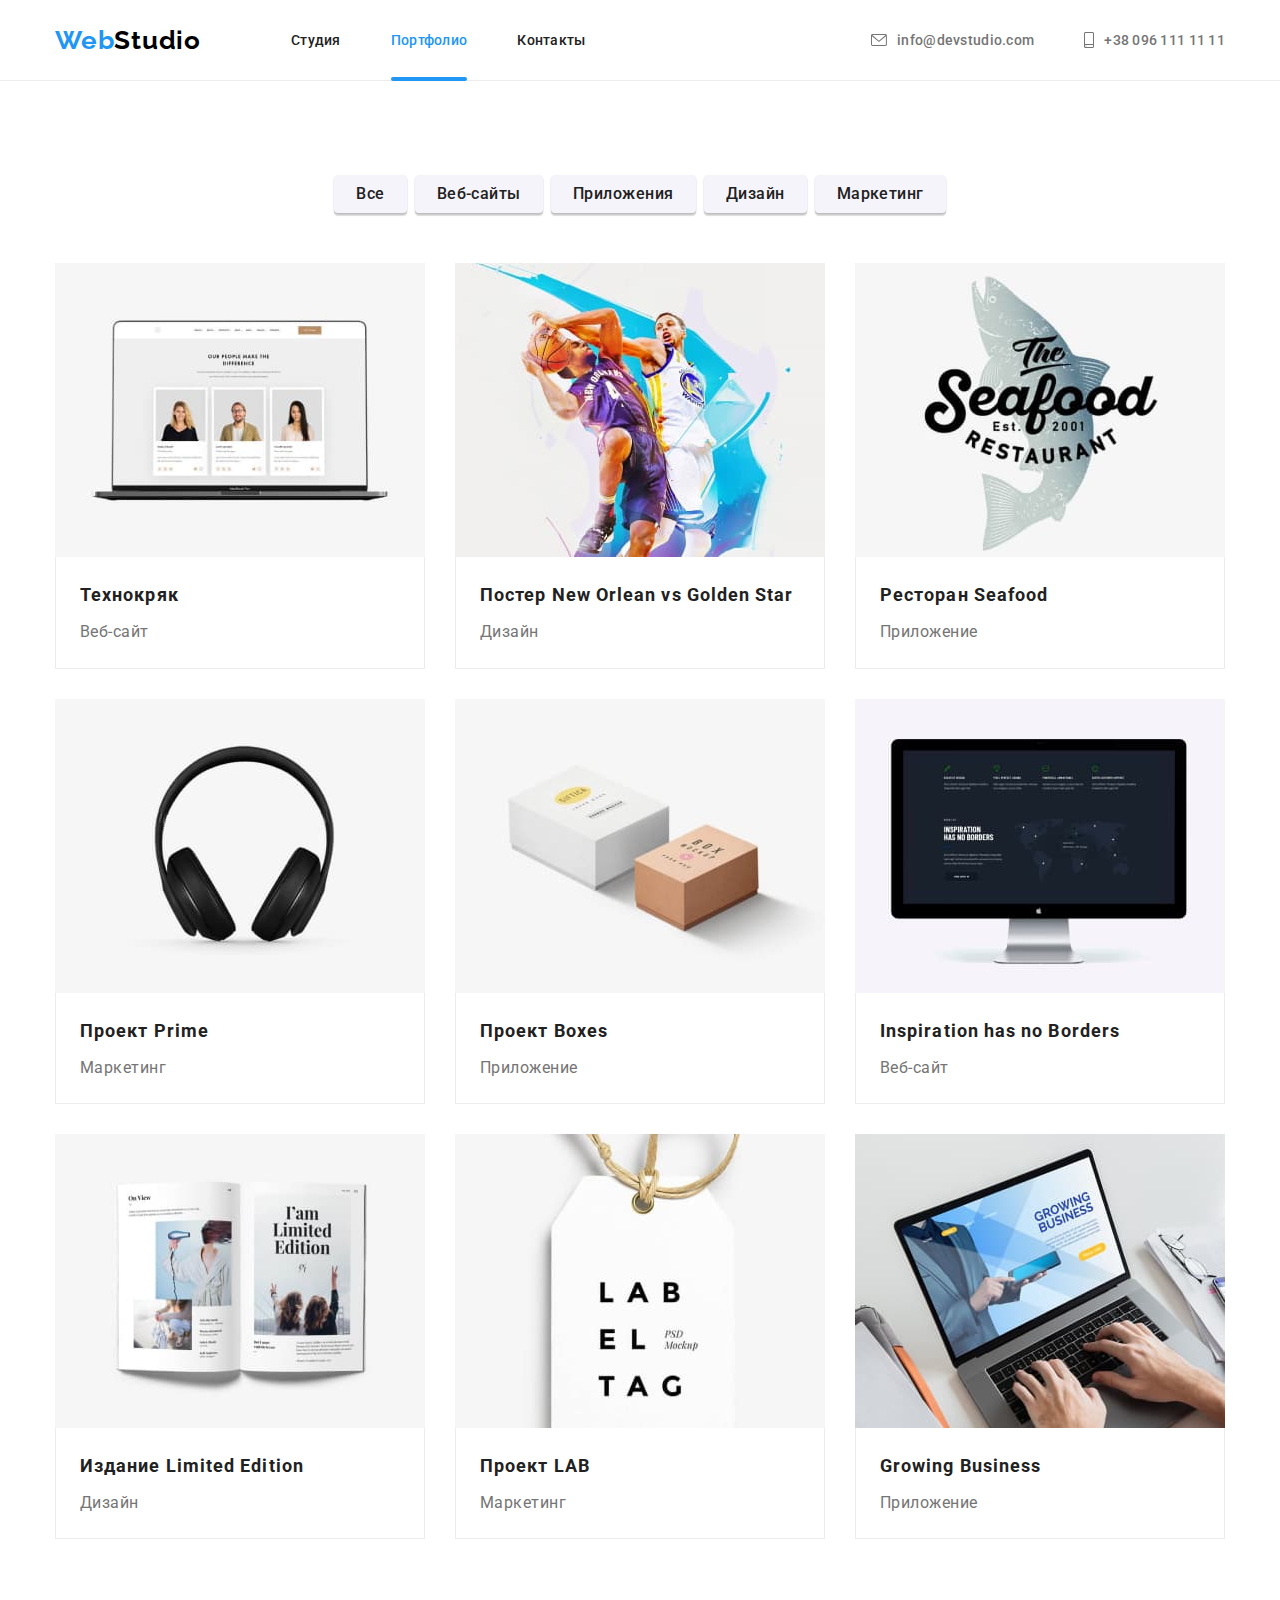
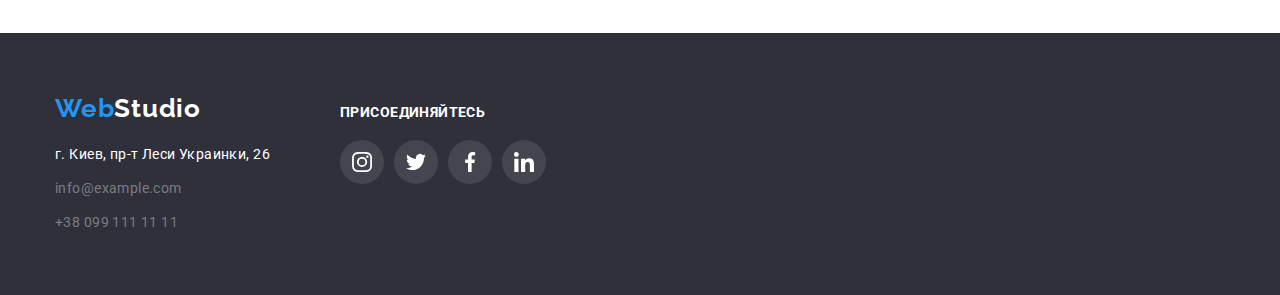
<file: portfolio.html>
<!DOCTYPE html>
<html lang="ru">
<head>
    <meta charset="UTF-8">
    <meta http-equiv="X-UA-Compatible" content="IE=edge">
    <meta name="viewport" content="width=device-width, initial-scale=1.0">
    <title>Портфолио</title>
    <link 
    href="https://fonts.googleapis.com/css2?family=Raleway:wght@700&family=Roboto:wght@400;500;700;900&display=swap" 
    rel="stylesheet">
    <link  href="https://cdnjs.cloudflare.com/ajax/libs/modern-normalize/1.1.0/modern-normalize.min.css"
     rel="stylesheet"> 
     <link rel="stylesheet" href="./css/style.css">
</head>
<body>
       <header class="header">
            <div class="container header-container"> 
                <nav class="nav">
                    <a class="logo" href="./index.html" lang="en">Web<span class="logo-color">Studio</span> </a>
                    <ul class="nav-list">
                        <li class="nav-item"><a href="./index.html" class="nav-link link">Студия</a></li>
                        <li class="nav-item"><a href="" class="nav-link link current">Портфолио</a></li>
                        <li class="nav-item"><a href="" class="nav-link link">Контакты</a> </li>
                    </ul>
                </nav>    
                <ul class="contact-list">
                    <li class="contact-item ">
                        <a href="mailto:info@devstudio.com" class="contact-link mail link">
                        <svg class="icon-link-envelope"  width="16"  height="12">
                            <use href="./images/icon/symbol-defs.svg#icon-envelope"></use>
                        </svg>
                             info@devstudio.com</a>
                    </li> 
                    <li class="contact-item ">
                        <a href="tel:+380961111111" class="contact-link phone link" > 
                            <svg class="icon-link-smartphone" width="10"  height="16">
                                <use href="./images/icon/symbol-defs.svg#icon-smartphone"></use>
                            </svg>   
                             +38 096 111 11 11</a>
                    </li>
                </ul>
            </div>
        </header>
        <main>
            <section class="section"> 
                <div class="container">
                    <h1 class="visually-hidden" visually-hidden> Наши проекты</h1>
                        <ul class="filter-list">
                            <li class="filter-list-item"><button type="button" class="filter-button">Все</button></li>
                            <li class="filter-list-item"><button type="button" class="filter-button">Веб-сайты</button></li>
                            <li class="filter-list-item"><button type="button" class="filter-button">Приложения</button></li>
                            <li class="filter-list-item"><button type="button" class="filter-button">Дизайн</button></li>
                            <li class="filter-list-item"><button type="button" class="filter-button">Маркетинг</button></li>
                        </ul>

                        <ul class="projects-list">
                            <li class="projects-list-item">
                                <a href="#" class="projects-link">
                                    <div class="projects-list-item-overlay">
                                        <img src="./images/1techno.jpg" alt=" технокряк" width="370" height="294">
                                        <p class="projects-list-item-overlay-text">
                                            Технокряк это современная площадка распространения коронавируса. Компании используют
                                            эту платформу для цифрового
                                            шпионажа и атак на защищённые сервера конкурентов.
                                        </p>
                                    </div>
                                    <div class="projects-title-text-container">
                                        <h2 class="projects-list-title">Технокряк</h2>
                                        <p class="projects-list-text">Веб-сайт</p>
                                    </div>
                                </a>
                            </li>
                            <li class="projects-list-item">
                                 <a href="#" class="projects-link">
                                    <div class="projects-list-item-overlay">
                                        <img src="./images/2orlean.jpg" alt=" постер Новый Арлеан" width="370" height="294">
                                        <p class="projects-list-item-overlay-text">
                                            Технокряк это современная площадка распространения коронавируса. Компании используют
                                            эту платформу для цифрового
                                            шпионажа и атак на защищённые сервера конкурентов.
                                        </p>
                                    </div>
                                    <div class="projects-title-text-container">
                                        <h2 class="projects-list-title">Постер New Orlean vs Golden Star</h2>
                                        <p class="projects-list-text">Дизайн</p>
                                    </div>
                                </a>
                            </li>
                            <li class="projects-list-item">
                                 <a href="#" class="projects-link">
                                    <div class="projects-list-item-overlay">
                                        <img src="./images/3seafood.jpg" alt="ресторан" width="370" height="294">
                                        <p class="projects-list-item-overlay-text">
                                            Технокряк это современная площадка распространения коронавируса. Компании используют
                                            эту платформу для цифрового
                                            шпионажа и атак на защищённые сервера конкурентов.
                                        </p>
                                    </div>
                                    <div class="projects-title-text-container">
                                        <h2 class="projects-list-title">Ресторан Seafood</h2>
                                        <p class="projects-list-text">Приложение</p>
                                    </div>
                                </a>
                            </li>
                            <li class="projects-list-item">
                                 <a href="#" class="projects-link">
                                    <div class="projects-list-item-overlay">
                                        <img src="./images/4prime.jpg" alt="проект прайм" width="370" height="294">
                                        <p class="projects-list-item-overlay-text">
                                            Технокряк это современная площадка распространения коронавируса. Компании используют
                                            эту платформу для цифрового
                                            шпионажа и атак на защищённые сервера конкурентов.
                                        </p>
                                    </div>
                                    <div class="projects-title-text-container">
                                        <h2 class="projects-list-title">Проект Prime</h2>
                                        <p class="projects-list-text">Маркетинг</p>
                                    </div>
                                </a>
                            </li>
                            <li class="projects-list-item">
                                 <a href="#" class="projects-link">
                                    <div class="projects-list-item-overlay">
                                        <img src="./images/5boxes.jpg" alt="проект коробки" width="370" height="294">
                                        <p class="projects-list-item-overlay-text">
                                            Технокряк это современная площадка распространения коронавируса. Компании используют
                                            эту платформу для цифрового
                                            шпионажа и атак на защищённые сервера конкурентов.
                                        </p>
                                    </div>
                                    <div class="projects-title-text-container">
                                        <h2 class="projects-list-title">Проект Boxes</h2>
                                        <p class="projects-list-text">Приложение</p>
                                    </div>
                                </a>
                            </li>
                            <li class="projects-list-item">
                                 <a href="#" class="projects-link">
                                    <div class="projects-list-item-overlay">
                                        <img src="./images/6inspiration.jpg" alt="манитор" width="370" height="294">
                                        <p class="projects-list-item-overlay-text">
                                            Технокряк это современная площадка распространения коронавируса. Компании используют
                                            эту платформу для цифрового
                                            шпионажа и атак на защищённые сервера конкурентов.
                                        </p>
                                    </div>
                                    <div class="projects-title-text-container">
                                        <h2 class="projects-list-title">Inspiration has no Borders</h2>
                                        <p class="projects-list-text">Веб-сайт</p>
                                    </div>
                                </a>
                            </li>
                            <li class="projects-list-item">
                                 <a href="#" class="projects-link">
                                    <div class="projects-list-item-overlay">
                                        <img src="./images/7limited.jpg" alt="издание книга" width="370" height="294">
                                        <p class="projects-list-item-overlay-text">
                                            Технокряк это современная площадка распространения коронавируса. Компании используют
                                            эту платформу для цифрового
                                            шпионажа и атак на защищённые сервера конкурентов.
                                        </p>
                                    </div>
                                    <div class="projects-title-text-container">
                                        <h2 class="projects-list-title">Издание Limited Edition</h2>
                                        <p class="projects-list-text">Дизайн</p>
                                    </div>
                                </a>
                            </li>
                            <li class="projects-list-item">
                                 <a href="#" class="projects-link">
                                    <div class="projects-list-item-overlay">
                                        <img src="./images/8lab.jpg" alt="проект лаб" width="370" height="294">
                                        <p class="projects-list-item-overlay-text">
                                            Технокряк это современная площадка распространения коронавируса. Компании используют
                                            эту платформу для цифрового
                                            шпионажа и атак на защищённые сервера конкурентов.
                                        </p>
                                    </div>
                                    <div class="projects-title-text-container">
                                        <h2 class="projects-list-title">Проект LAB</h2>
                                        <p class="projects-list-text">Маркетинг</p>
                                    </div>
                                </a>
                            </li>
                            <li class="projects-list-item">
                                 <a href="#" class="projects-link">
                                    <div class="projects-list-item-overlay">
                                        <img src="./images/9growing.jpg" alt="ноутбук" width="370" height="294">
                                        <p class="projects-list-item-overlay-text">
                                            Технокряк это современная площадка распространения коронавируса. Компании используют
                                            эту платформу для цифрового
                                            шпионажа и атак на защищённые сервера конкурентов.
                                        </p>
                                    </div>
                                    <div class="projects-title-text-container">
                                        <h2 class="projects-list-title">Growing Business</h2>
                                        <p class="projects-list-text">Приложение</p>
                                    </div>
                                </a>
                            </li>
                        </ul>
                </div>
            </section>    
        </main>
        <footer class="footer">
            <div class="footer-container container"> 
                <div class="footer-position">
                    <a class="footer-logo"  href="./index.html" lang="en" >Web<span class="footer-color">Studio</span></a> 
                    <address class="address">
                        <ul class="address-list">
                            <li class="address-item">
                                <a href="https://www.google.com.ua/maps/place/%D0%B1%D1%83%D0%BB.+%D0%9B%D0%B5%D1%81%D0%B8+%D0%A3%D0%BA%D1%80%D0%B0%D0%B8%D0%BD%D0%BA%D0%B8,+26,+%D0%9A%D0%B8%D0%B5%D0%B2,+02000/@50.4265807,30.5361971,17z/data=!3m1!4b1!4m5!3m4!1s0x40d4cf0e033ecbe9:0x57a4dffefec77da0!8m2!3d50.4265807!4d30.5383858?hl=ru" 
                                    target="_blank" class="footer-address">г. Киев, пр-т Леси Украинки, 26</a>
                                </li>
                            <li class="address-item">
                                <a href="mailto:info@example.com" class="footer-link">info@example.com</a>
                            </li>
                            <li class="address-item">
                                <a href="tel:+3809911111111" class="footer-link">+38 099 111 11 11</a>
                            </li>
                        </ul>
                    </address>
                </div>
                <div class="footer-social-list">
                    <h3 class="footer-title">присоединяйтесь</h3>
                    <ul class="footer-social">
                        <li class="footer-social-item"> 
                            <a class="footer-social-link" href="">
                            <svg class="footer-social-icon" width="20"  height="20">
                                <use href="./images/icon/symbol-defs.svg#icon-instagram"> </use>
                            </svg>
                            </a>
                        </li>
                        <li class="footer-social-item"> 
                            <a class="footer-social-link" href="">
                            <svg class="footer-social-icon" width="20"  height="20">
                                <use href="./images/icon/symbol-defs.svg#icon-twitter"> </use>
                            </svg>
                            </a>
                        </li>
                        <li class="footer-social-item"> 
                            <a class="footer-social-link" href="">
                            <svg class="footer-social-icon" width="20"  height="20">
                                <use href="./images/icon/symbol-defs.svg#icon-facebook"> </use>
                            </svg>
                            </a>
                        </li>
                        <li class="footer-social-item"> 
                            <a class="footer-social-link" href="">
                            <svg class="footer-social-icon" width="20"  height="20">
                                <use href="./images/icon/symbol-defs.svg#icon-linkedin"> </use>
                            </svg>
                            </a>
                        </li>
                    </ul>
                </div>
            </div> 
        </footer>
</body>
</html>
</file>
<file: css/style.css>
:root {
    --primary-text-color: #757575;
    --title-text-color: #212121;
    --accent-color: #2196F3;
    --color-logo: #000000;
    --color-background: #2F303A;
    --color-footer-contact: #FFFFFF60;
    --background-button-member: #F5F4FA;
    --primary-color-white: #FFFFFF;
    --color-box-button: #188CEB;
}

/*reset*/
h1,
h2,
h3,
h4,
h5,
h6,
p {
    margin-top: 0;
    margin-bottom: 0;
}

/* Container */

.container {
    width: 1200px;
    padding: 0 15px;
    margin: 0 auto;
}
body {
    font-family: roboto, sans-serif;
    min-width: 1200px;
}

ul {
    list-style: none;
    padding: 0;
    margin: 0;
}

img {
    display: block;
    max-width: 100%;
    height: auto;
}

/* LOGO*/
/* NAV*/
.logo {
    color: var(--accent-color);
    font-family: Raleway, cursive;
    font-weight: 700;
    font-size: 26px;
    line-height: 1.17;
    text-decoration: none;
    text-transform: none;
    letter-spacing: 0.03em;
}
.logo-color {
    color: var(--color-logo);
}
.header {
    border-bottom: 1px solid #ececec;
}
.header-container{
    display: flex;
    justify-content: center;
}
.nav,
.nav-list,
.contact-list {
    display: flex;
    align-items: center;
}
/*.nav-list .nav-item:not(:last-child){
    margin-right: 50px;
}*/
.nav-list .nav-item+.nav-item {
    margin-left: 50px;
}
.nav-list {
    margin-left: 90px;
}
/* подчеркивание студия и портфолио изучить это*/

.nav-item {
    position: relative;
}
.current::after{
    position: absolute;
    left: 0;
    bottom: -1px;
    content: '';
    display: block;
    height: 4px;
    width: 100%;
    border-radius: 2px;
    background-color: var(--accent-color);
}

.contact-item+.contact-item{
   margin-left: 50px;
}
.contact-list{
   margin-left: auto;
}

.nav-link {
    display: block;
    padding-top: 32px;
    padding-bottom: 32px;
}
.nav-link,
.contact-link{
    transition: color 250ms cubic-bezier(0.4, 0, 0.2, 1);
}
.link {
    color: var(--title-text-color);
    font-weight: 500;
    font-size: 14px;
    line-height: 1.17;
    text-decoration: none;
    text-transform: none;
    letter-spacing: 0.02em;
}
.link:hover,
.link:focus {
    color: var(--accent-color);
}
.nav-list .link.current {
    color: var(--accent-color);
}
.contact-link {
    color: var(--primary-text-color);
    font-weight: 500;
    font-size: 14px;
    line-height: 1.17;
    text-decoration: none;
    text-transform: none;
    letter-spacing: 0.02em;
}

/* Иконки*/
.icon-link-envelope,
.icon-link-smartphone{
    fill: currentColor;
    margin-right: 10px;
   /* color: var(--accent-color);*/
}
.contact-link.mail,
.contact-link.phone {
    display: flex;
    align-items: center;
    color: var(--primary-text-color);
}
.contact-link:hover,
.contact-link:focus {
    color: var(--accent-color); 
}
.link.contact-link:focus,
.link.contact-link::after{
    color: var(--accent-color);
    cursor: pointer;
    fill: currentColor;

    transition: color 250ms cubic-bezier(0.4, 0, 0.2, 1);
}

/*----BOX ------*/

.box {
    margin-left: auto;
    margin-right: auto;
    display: flex;
    flex-direction: column;
    justify-content: center;
    align-items: center;
    text-align: center;
    height: 600px;
   /*---Размещение картинки под фоном--*/
    max-width: 1600px;
    background-image: linear-gradient( to right, rgba(47, 48, 58, 0.4),
     rgba(47, 48, 58, 0.4)),
    url(../images/officebackground\ .jpg);
    background-repeat: no-repeat;
    background-position: center;
    background-size: cover;
    background-color: #2F303A;
    
}
.box-title {
    width: 696px;
    margin-bottom: 30px;
    color: var(--primary-color-white);
    font-weight: 900;
    font-size: 44px;
    line-height: 1.36;
    text-align: center;
    text-transform: uppercase;
    letter-spacing: 0.06em;
}    
.box-button {
    display: flex;

    color: var(--primary-color-white);
    background-color: var(--accent-color);
    font-family: Roboto,
    sans-serif;
    font-weight: 700;
    font-size: 16px;
    line-height: 1.88;
    letter-spacing: 0.06em;
    cursor: pointer;
    transition: color 250ms cubic-bezier(0.4, 0, 0.2, 1);
   
    border: 0px;
    border-radius: 4px;
    padding: 10px 32px;
    border: transparent;
}
.box-button:hover,
.box-button:focus {
    background-color: var(--color-box-button);
}

/* ===============Modal Window================= */
.backdrop {
    position: fixed;
    top: 0;
    left: 0;
    width: 100%;
    height: 100%;
    background-color: rgba(0, 0, 0, 0.2);
    opacity: 1;
    transition: opacity 250ms cubic-bezier(0.4, 0, 0.2, 1);
}
.backdrop.is-hidden {
    opacity: 0;
    pointer-events: none;
}
.backdrop.is-hidden .modal {
    transform: translate(-50%, -50%) scale(1.2);
}
.modal {
    position: absolute;
    left: 50%;
    top: 50%;
    transform: translate(-50%, -50%) scale(1);
    
    width: 528px;
    height: 581px;
    padding: 8px;

    box-shadow: 0px 1px 3px rgba(0, 0, 0, 0.12), 0px 1px 1px rgba(0, 0, 0, 0.14),
        0px 2px 1px rgba(0, 0, 0, 0.2);
    border-radius: 4px;
    background-color: var(--primary-color-white);
    transition: transform 250ms cubic-bezier(0.4, 0, 0.2, 1);
}
.modal-button {
    position: absolute;
    right: 0;
    top: 0;
    margin: 8px;
    padding: 0;
    border: none;
    font-size: 0;
    border-radius: 50%;
    cursor: pointer;
    stroke: black;
    stroke-opacity: 0.1;
    transition: background-color 250ms cubic-bezier(0.4, 0, 0.2, 1);
}
.modal-button:hover,
.modal-button:focus {
    stroke: black;
    stroke-opacity: 0.1;
    background-color: var(--accent-color);
    box-shadow: 0px 1px 3px rgba(0, 0, 0, 0.12), 0px 1px 1px rgba(0, 0, 0, 0.14),
        0px 2px 1px rgba(0, 0, 0, 0.2);
}
/* ===============Modal Window end================= */

/* ПРЕТМУЩЕСТВА*/

.benefits-title {
    color: var(--title-text-color);
    font-weight: 700;
    font-size: 14px;
    line-height: 1.17;
    text-transform: uppercase;
    letter-spacing: 0.03em;
    margin-bottom: 10px;
}
.benefits-text {
    color: var(--primary-text-color);
    font-size: 14px;
    line-height: 1.71;
    text-transform: none;
    letter-spacing: 0.03em;
    max-width: 270px;
}
.benefits-list{
    display: flex;
}
.benefits-list .benefits-item+.benefits-item {
    margin-left: 30px;
}
.section {
    padding-top: 94px;
    padding-bottom: 94px; 
}
/* скрытый заголовок*/
.visually-hidden {
    position: absolute;
    width: 1px;
    height: 1px;
    margin: -1px;
    padding: 0;
    overflow: hidden;
    border: 0;
    clip: rect(0 0 0 0);
}

/* ИКОНКИ размещение. */

.benefits-link{
    width: 270px;
    height: 120px;
    background-color: #F5F4FA;
    margin-bottom: 30px;
    display: flex;
    align-items: center;
    justify-content: center;
}
  /* Второй вариант через :before*/
/*.benefits-item::before{
    display: block;
    content: "";
    height: 120px;
    margin-bottom: 30px;
    background-size: 70px 70px;
    background-repeat: no-repeat;
    background-position: center;
    background-color: #F5F4FA;
}
.benefits-item:nth-child(1)::before{
    background-image: url(../images/icon/antenna.svg);
}
.benefits-item:nth-child(2)::before{
    background-image: url(../images/icon/clock.svg);
}
.benefits-item:nth-child(3)::before{
    background-image: url(../images/icon/diagram.svg);
}
.benefits-item:nth-child(4)::before{
    background-image: url(../images/icon/astronaut.svg);
}*/

/* Чем мы занимаемся----------*/

.directions-title{
     color: var(--title-text-color);
     font-weight: 700;
     font-size: 36px;
     line-height: 1.17;
     text-align: center;
     text-transform: none;
     letter-spacing: 0.03em;
}
.directions-list{
    display: flex;
    padding-top: 50px;  
}

.directions-item+.directions-item{
    margin-left: 30px;
}
.directions.section{
    padding-top: 0; 
    padding-bottom: 0;
}

/* ПОЗИЦИОНИРОВАНИЕ----------------*/
.directions-item{
    position: relative;
}
.directions-posit-text{
    position: absolute;
    bottom: 0;
    width: 100%;
    height: 70px;

    display: flex;
    align-items: center;
    justify-content: center;

    font-weight: 700;
    font-size: 14px;
    line-height: 1.14;
 
    letter-spacing: 0.03em;
    text-transform: uppercase;

    color: var(--primary-color-white);
    background: rgba(47, 48, 58, 0.8);
}

/*Наша команда----------------*/

.team-list{
    display: flex;
    margin-top: 50px;
  
}
.team-item-text-container{
    padding: 30px 0;
}
.team-title {
    color: var(--title-text-color);
    font-weight: 700;
    font-size: 36px;
    line-height: 1.17;
    text-align: center;
    text-transform: none;
    letter-spacing: 0.03em;
}
.team {
    background-color: var(--background-button-member);

    /*outline: 2px solid red;
    background-color: coral;*/
}
.team-item {
    background-color: var(--primary-color-white);
    box-shadow: 0px 1px 3px rgba(0, 0, 0, 0.12),
    0px 1px 1px rgba(0, 0, 0, 0.14),
    0px 2px 1px rgba(0, 0, 0, 0.2);
    border-radius: 0px 0px 4px 4px;
}
.team-item+.team-item{
    margin-left: 30px;
}
.team-name {
    color: var(--title-text-color);
    font-weight: 500;
    font-size: 16px;
    line-height: 1.17;
    text-align: center;
    text-transform: none;
    letter-spacing: 0.03em;
}
.team-position {
    margin-top: 10px;

    color: var(--primary-text-color);
    font-size: 16px;
    line-height: 1.17;
    text-align: center;
    text-transform: none;
    letter-spacing: 0.03em;
}
/* Иконки соцсети*/

.social-team{
  display: flex; 
  justify-content: center; 
  margin-top: 16px;
}
.social-team-icon{
    fill:  #AFB1B8;
    transition: fill 250ms cubic-bezier(0.4, 0, 0.2, 1);
}
.social-team-links{
    display: flex;
    align-items: center;
    justify-content: center;
    width: 44px;
    height: 44px;
    background-color: transparent;
    border-radius: 50%;
    transition: background-color 250ms cubic-bezier(0.4, 0, 0.2, 1);
}
.social-team-links:hover,
.social-team-links:focus{
    background-color: var(--color-box-button);
}
.social-team-links:hover .social-team-icon,
.social-team-links:focus .social-team-icon{
    fill: var(--primary-color-white); 
}
.social-team-item+.social-team-item{
    margin-left: 10px;
}
/*.social-team{    второй вариант
    display: flex;
    justify-content: center;
}
.social-team-item{
    margin-top: 16px;
}
.social-team-item+.social-team-item{
    margin-left: 9px;
}
.social-team-links{
    display: flex;
    align-items: center;
    justify-content: center; 
    width: 44px;
    height: 44px;
    border-radius: 50%;
    color: #AFB1B8; 
}
.social-team-icon{
    fill: currentColor;
}
.social-team-links:hover,
.social-team-links:focus  {  
   background-color: var(--color-box-button);
   color: var(--primary-color-white);
}*/

/*Постоянные клиентые*/

.clients-title{
    color: var(--title-text-color);
    font-weight: 700;
    font-size: 36px;
    line-height: 1.17;
    text-align: center;
    text-transform: none;
    letter-spacing: 0.03em;
}
.clients-list{
    display: flex;
    justify-content: space-between;
    margin-top: 50px;
}
.clients-item{
    width: 170px;
    height: 92px;
}
.clients-link{
    width: 100%;
    height: 100%;
    border: 1px  solid #AFB1B8;
    border-radius: 4px;
    display: flex;
    align-items: center;
    justify-content: center;
    transition: border-color 250ms cubic-bezier(0.4, 0, 0.2, 1);
}
.clients-team-icon{
    fill:  #AFB1B8;
    transition: fill 250ms cubic-bezier(0.4, 0, 0.2, 1);
 }
 .clients-link:hover,
 .clients-link:focus{
  border-color: var(--color-box-button);
}
 .clients-link:hover .clients-team-icon,
 .clients-link:focus .clients-team-icon{
   fill: var(--color-box-button);
 }

/*footer*/

.footer {
    background-color: var(--color-background);
    padding: 60px 0;
}
.address{
    margin-top: 20px;
}
.address-list{
    display: flex;
    flex-direction: column;
} 
.address-item+.address-item{
    margin-top: 10px;
}
.footer-logo {
    color: var(--accent-color);
    font-family: Raleway;
    font-weight: 700;
    font-size: 26px;
    line-height: 1.17;
    text-decoration: none;
    text-transform: none;
    letter-spacing: 0.03em;
    
}
.footer-color {
    color: var(--primary-color-white);
}
.footer-address {
    color: var(--primary-color-white);
    font-style: normal;
    font-size: 14px;
    line-height: 1.71;
    text-decoration: none;
    text-transform: none;
    letter-spacing: 0.03em;
}
.footer-link {
    color: var(--color-footer-contact);
    font-style: normal;
    font-size: 14px;
    line-height: 1.71;
    text-decoration: none;
    text-transform: none;
    letter-spacing: 0.03em;
}
/* ФУТЕР СОЦИАЛЬНЫЕ СЕТИ */

.footer-title{
    color: var(--primary-color-white);
    font-style: normal;
    font-weight: 700;
    font-size: 14px;
    line-height: 1.17;
    text-transform: uppercase;
    letter-spacing: 0.03em;
}

.footer-social{
    display: flex; 
    justify-content: center; 
    margin-top: 20px;
}
.footer-social-link{
    display: flex;
    align-items: center;
    justify-content: center;
    width: 44px;
    height: 44px;
    background-color: transparent;
    border-radius: 50%;
    background-color: rgba(255, 255, 255, 0.1);
    transition:  background-color 250ms cubic-bezier(0.4, 0, 0.2, 1);
}
.footer-container{
    display: flex;
    align-items: baseline;
}
.footer-social-item+.footer-social-item{
    margin-left: 10px;
}
.footer-social-list{
    margin-left: 70px;
}
.footer-social-icon{
    fill: var(--primary-color-white);
}
.footer-social-link:hover,
.footer-social-link:focus{
    background-color: var(--accent-color);
}


/* Портфолио---------*/

.filter-list{
    display: flex;
    justify-content: center;

    margin-bottom: 50px;
    
}
.section {
    padding-top: 94px;
    padding-bottom: 94px;

     /*outline: 2px solid red;
    background-color: coral;*/
}
.filter-list-item+.filter-list-item {
    margin-left: 8px;
}
.filter-button {
    margin: 0 auto;
    border-radius: 4px ;
    padding: 6px 22px;
    
    transition-property: color;
  
    font-family: Roboto,sans-serif;
    color: var(--title-text-color);
    background-color: var(--background-button-member);
    font-weight: 500;
    font-size: 16px;
    line-height: 1.63;
    letter-spacing: 0.03em;
    
    text-align: center;
    cursor: pointer;
    text-transform: none;
    font-family: inherit;
    border: transparent;

    box-shadow: 0px 3px 1px rgba(0, 0, 0, 0.1), 
    0px 1px 2px rgba(0, 0, 0, 0.08), 0px 2px 2px rgba(0, 0, 0, 0.12);
    border-radius: 4px;

    transition: background-color 250ms cubic-bezier(0.4, 0, 0.2, 1),
    color 250ms cubic-bezier(0.4, 0, 0.2, 1), box-shadow 250ms cubic-bezier(0.4, 0, 0.2, 1);

}
.filter-button:hover,
.filter-button:focus {
    background-color: var(--accent-color);
    color: var(--primary-color-white);
}

/*projects-list*/

.projects-list{
    display: flex;
    flex-wrap: wrap;
    margin: -15px; 
}
/*Тени*/
.projects-list-item{
    margin: 15px;
    flex-basis: calc((100% - 90px) / 3);
}
.projects-link:hover,
.projects-link:focus{
    display: block;
    box-shadow: 0px 1px 1px rgba(0, 0, 0, 0.12),
     0px 4px 4px rgba(0, 0, 0, 0.06),
     1px 4px 6px rgba(0, 0, 0, 0.16);
     transition:  background-color 250ms cubic-bezier(0.4, 0, 0.2, 1);
}
.projects-list-title {
    color: var(--title-text-color);
    font-weight: 700;
    font-size: 18px;
    line-height: 2;
    letter-spacing: 0.06em;
    text-transform: none;
    text-decoration: none;

    margin-bottom: 4px;
}
.projects-list-text {
    color: var(--primary-text-color);
    font-size: 16px;
    line-height: 1.88;
    letter-spacing: 0.03em;
    text-transform: none;
}
.projects-link{
     text-transform: none;
     text-decoration: none;
}
.projects-title-text-container{
   padding: 20px 24px; 
   border-right: 1px solid #ececec;
   border-bottom: 1px solid #ececec;
   border-left: 1px solid #ececec;
}
/*технокряк*/
.projects-list-item-overlay {
    position: relative;
    overflow: hidden;
}
.projects-list-item-overlay-text{
    position: absolute;
    bottom: 0;
    width: 100%;
    height: 100%;
    display: block;
    padding: 63px 24px;
    text-align: center;
    font-size: 18px;
    line-height: 1.56;
    letter-spacing: 0.03em;
    color: #ffffff;
    background-color: rgba(33, 150, 243, 0.9);
    transition: transform 250ms cubic-bezier(0.4, 0, 0.2, 1);
    transform: translateY(101%);
}
.projects-link:hover .projects-list-item-overlay-text,
.projects-link:focus .projects-list-item-overlay-text{
    transform: translateY(0);
}
</file>
